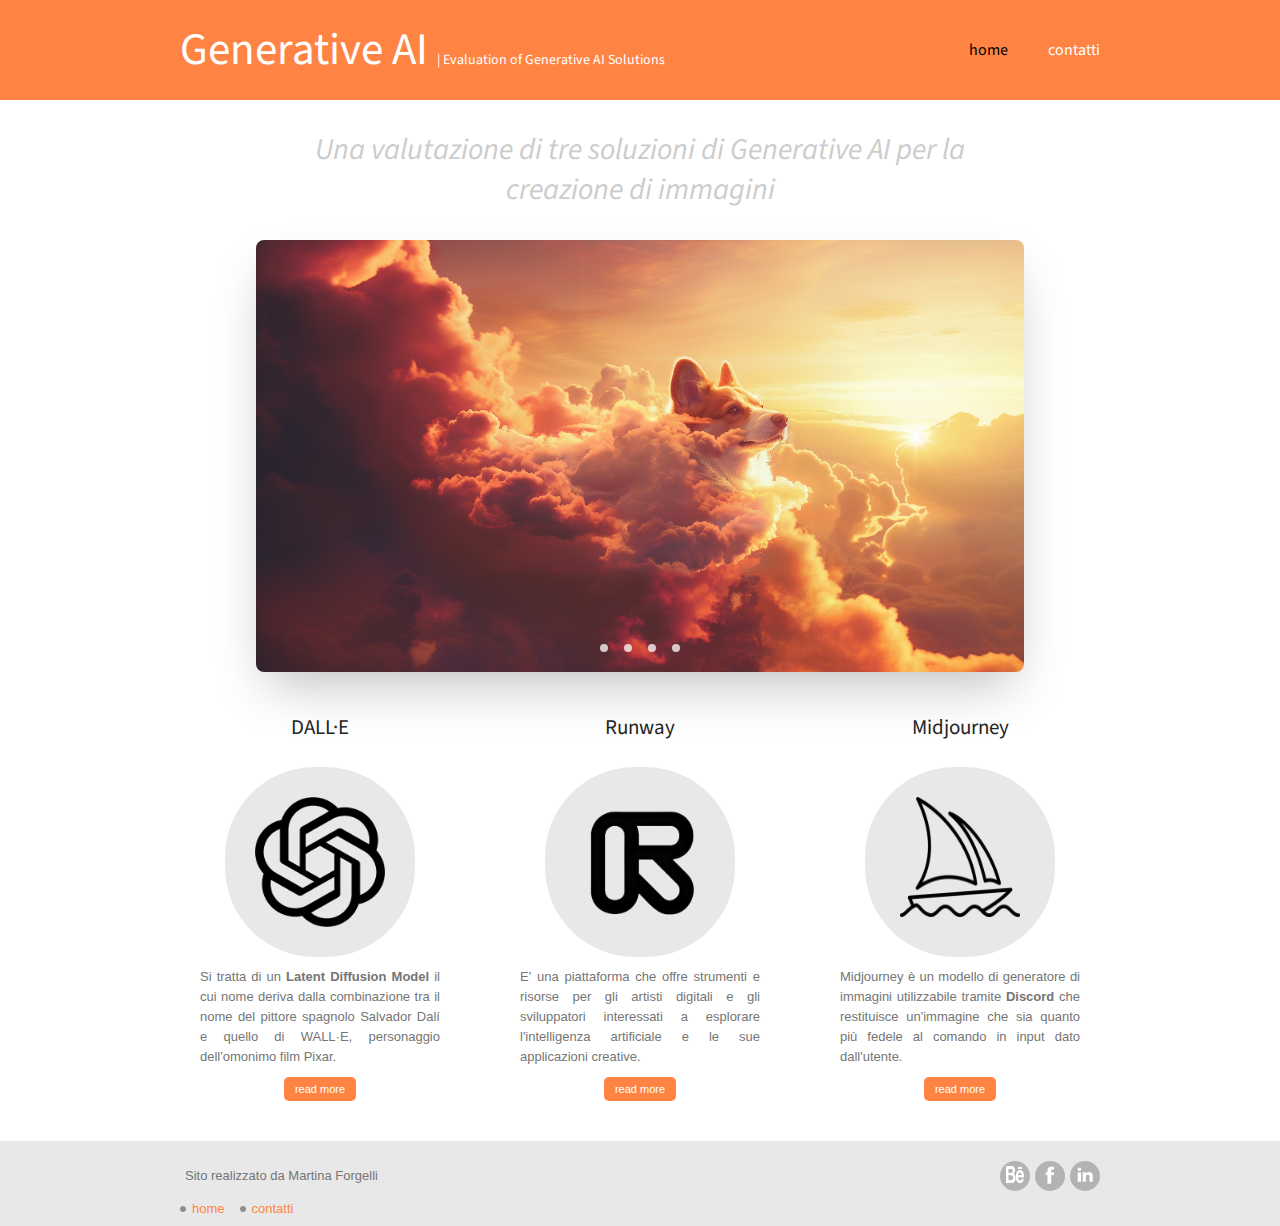
<file: index.html>
<!DOCTYPE html PUBLIC "-//W3C//DTD XHTML 1.0 Transitional//EN" "http://www.w3.org/TR/xhtml1/DTD/xhtml1-transitional.dtd">
<html xmlns="http://www.w3.org/1999/xhtml">
<head>
<title>Generative AI</title>
<meta http-equiv="Content-Type" content="text/html; charset=utf-8" />
<meta name="viewport" content="width=device-width, initial-scale=1, maximum-scale=1" />
<link rel="stylesheet" type="text/css" media="all" href="css/style.css" />
<link href='http://fonts.googleapis.com/css?family=Source+Sans+Pro' rel='stylesheet' type='text/css' />
</head>
<body>
<div id="header">
  <div class="header_content">
    <div class="logo"><a href="index.html">Generative AI</a> <span>| Evaluation of Generative AI Solutions</span></div>
    <div class="menu">
      <ul>
        <li class="selected"><a href="index.html">home</a></li>
        <li><a href="mailto:martinaforgelli99@gmail.com">contatti</a></li>
      </ul>
    </div>
  </div>
</div>
<!-- End of Header-->
<div id="wrap">
  <div class="top_slogan"> Una valutazione di tre soluzioni di Generative AI per la creazione di immagini</div>
  <section class="container">
    <div class="slider-wrapped">
        <div class="slider">
            <img id="slide-1" src="images/midjourney/robin_studio_a_corgi_made_of_clouds_floating_in_a_sunset_sky_3bb6331f-2174-4d2f-bf8d-3120dc694ab2.png">
            <img id="slide-2" src="images/slider-image1.jpg">
            <img id="slide-3" src="images/runway/astronauta1.jpg">
            <img id="slide-4" src="images/midjourney/robin_studio_people_sitting_on_benches_drinking_orange_cocktail_3ef87199-2f5b-4931-ae03-65a09761ab4f.png">
        </div>
        <div class="slider-nav">
            <a href="#slide-1"></a>
            <a href="#slide-2"></a>
            <a href="#slide-3"></a>
            <a href="#slide-4"></a>
        </div>
    </div>
  </section>
  <div class="main_content">
    <div class="section_one_three">
      <h2 class="centered_title">DALL·E</h2>
      <div class="roundimg"><a href="#"><img src="images/loghi/openai-logo.png" alt="" width="130" height="130"/></a></div>
      <p class="centered_text"> Si tratta di un <strong>Latent Diffusion Model</strong> il cui nome deriva dalla combinazione tra il nome del pittore spagnolo Salvador Dalí e quello di WALL·E, personaggio dell'omonimo film Pixar. </p>
      <a href="dalle.html" class="more">read more</a> </div>
    <div class="section_one_three">
      <h2 class="centered_title">Runway</h2>
      <div class="roundimg"><a href="#"><img src="images/loghi/Runway.png" alt="" width="130" height="130"/></a></div>
      <p class="centered_text">E' una piattaforma che offre strumenti e risorse per gli artisti digitali e gli sviluppatori interessati a esplorare l'intelligenza artificiale e le sue applicazioni creative. </p>
      <a href="runway.html" class="more">read more</a> </div>
    <div class="section_one_three">
      <h2 class="centered_title">Midjourney</h2>
      <div class="roundimg"><a href="#"><img src="images/loghi/midjourney-logo.png" alt="" width="120" height="120"/></a></div>
      <p class="centered_text"> Midjourney è un modello di generatore di immagini utilizzabile tramite <strong>Discord</strong> che restituisce un'immagine che sia quanto più fedele al comando in input dato dall'utente. </p>
      <a href="midjourney.html" class="more">read more</a> </div>
  </div>
  <div class="clear"></div>
</div>
<div class="footer">
  <div class="footer_content">
    <div class="footer_left">
      <p>Sito realizzato da Martina Forgelli</a></p>
      <ul class="footer_menu">
        <li><a href="index.html">home</a></li>
        <li><a href="mailto:martinaforgelli99@gmail.com">contatti</a></li>
      </ul>
    </div>
    <div class="footer_right">
      <ul class="social_icons">
        <li><a href="https://www.behance.net/martinaforgelli1"><img src="images/behance.png" alt="" width="13" height="17"/></a></li>
        <li><a href="https://www.facebook.com/martina.forgelli1"><img src="images/icon_facebook.png" alt="" /></a></li>
        <li><a href="https://www.linkedin.com/in/martina-forgelli-3592b0295?utm_source=share&utm_campaign=share_via&utm_content=profile&utm_medium=ios_app"><img src="images/—Pngtree—white linkedin icon png_3562068.png" alt=""/></a></li>
      </ul>
    </div>
    <div class="clear"></div>
  </div>
</div>
</body>
</html>
</file>
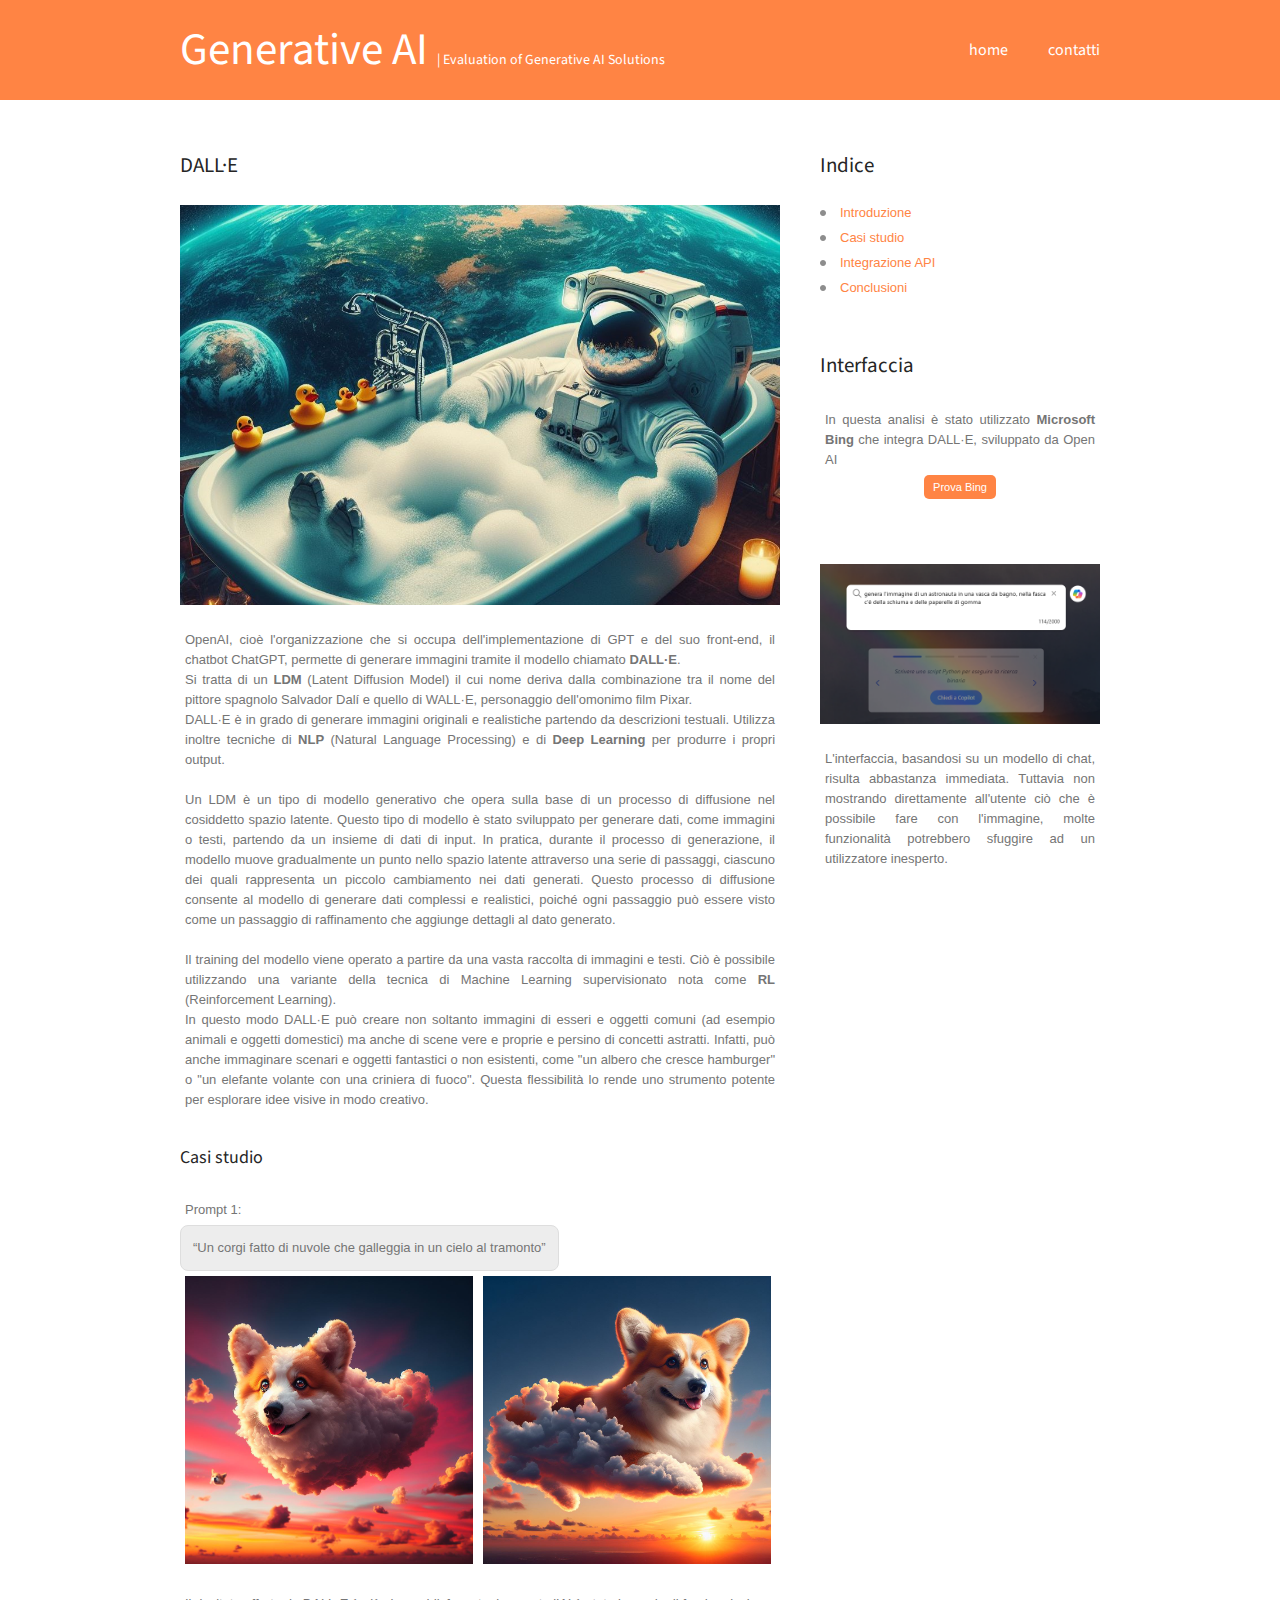
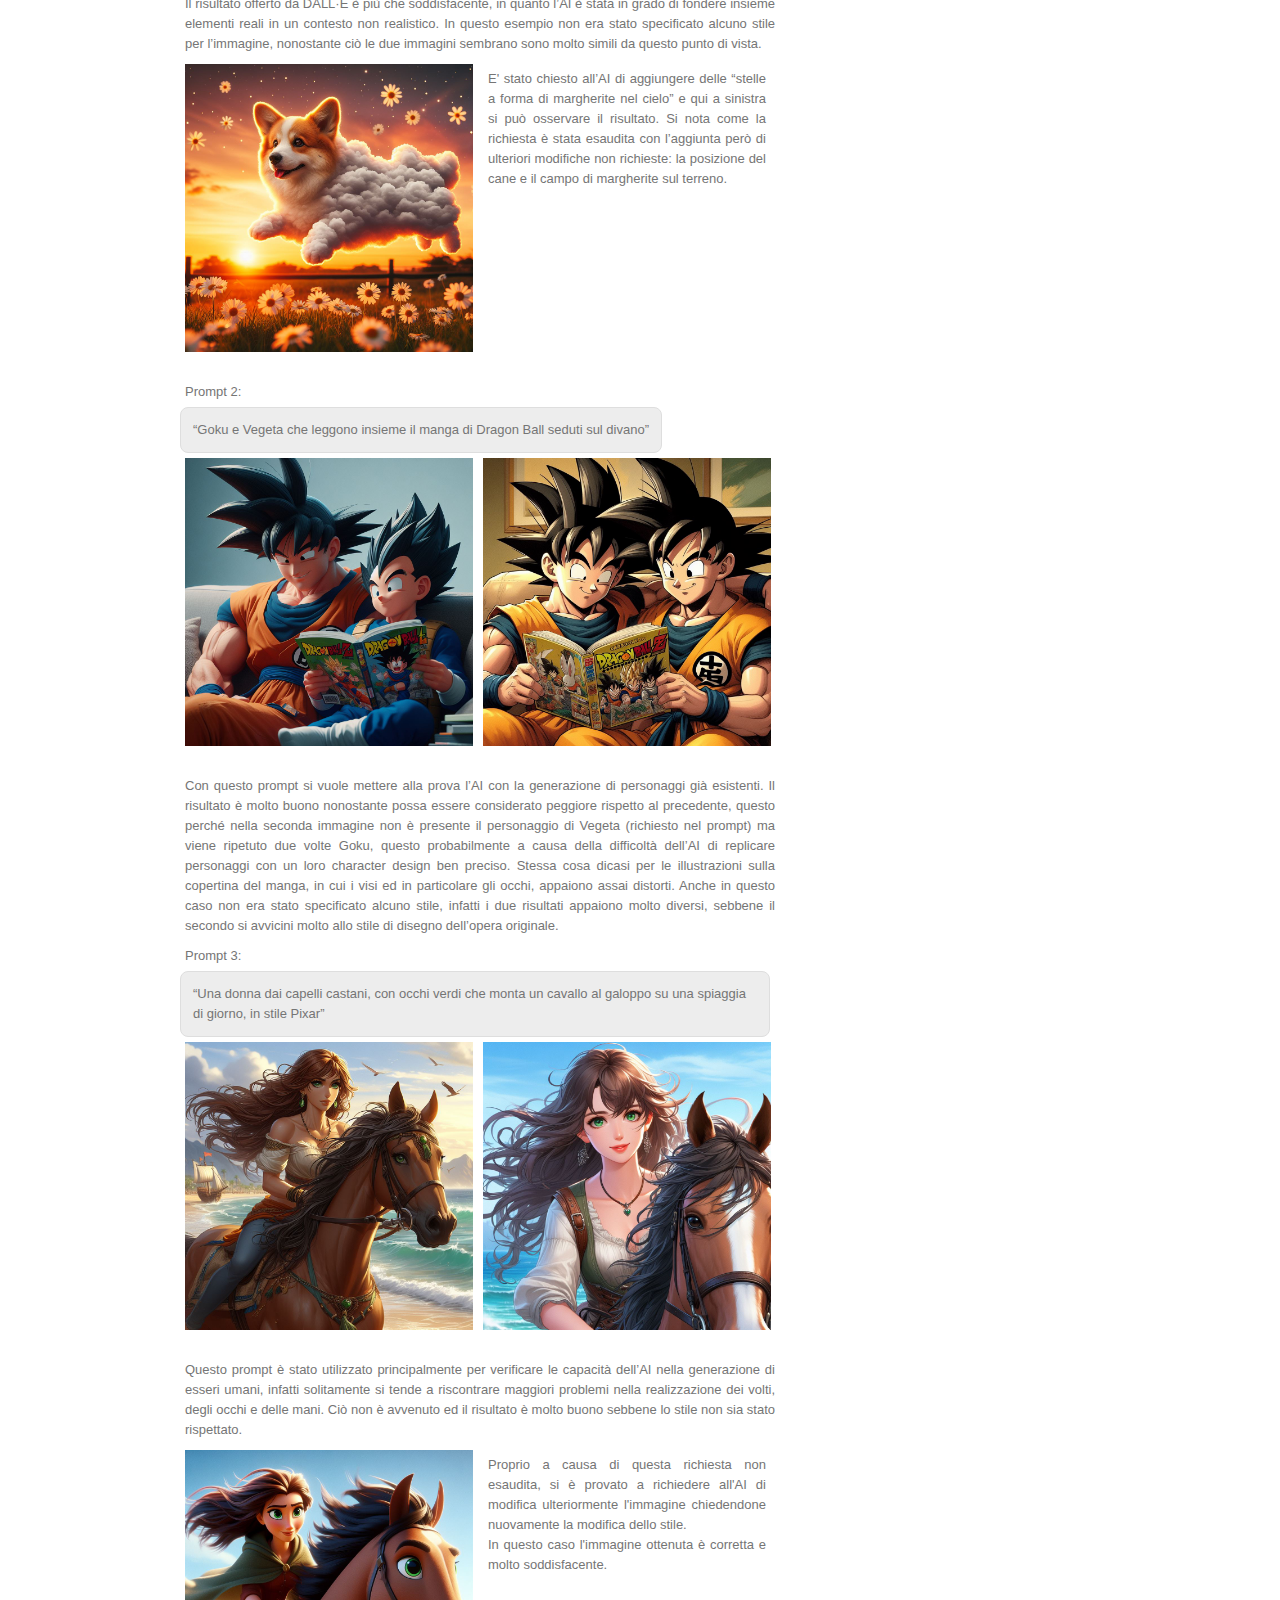
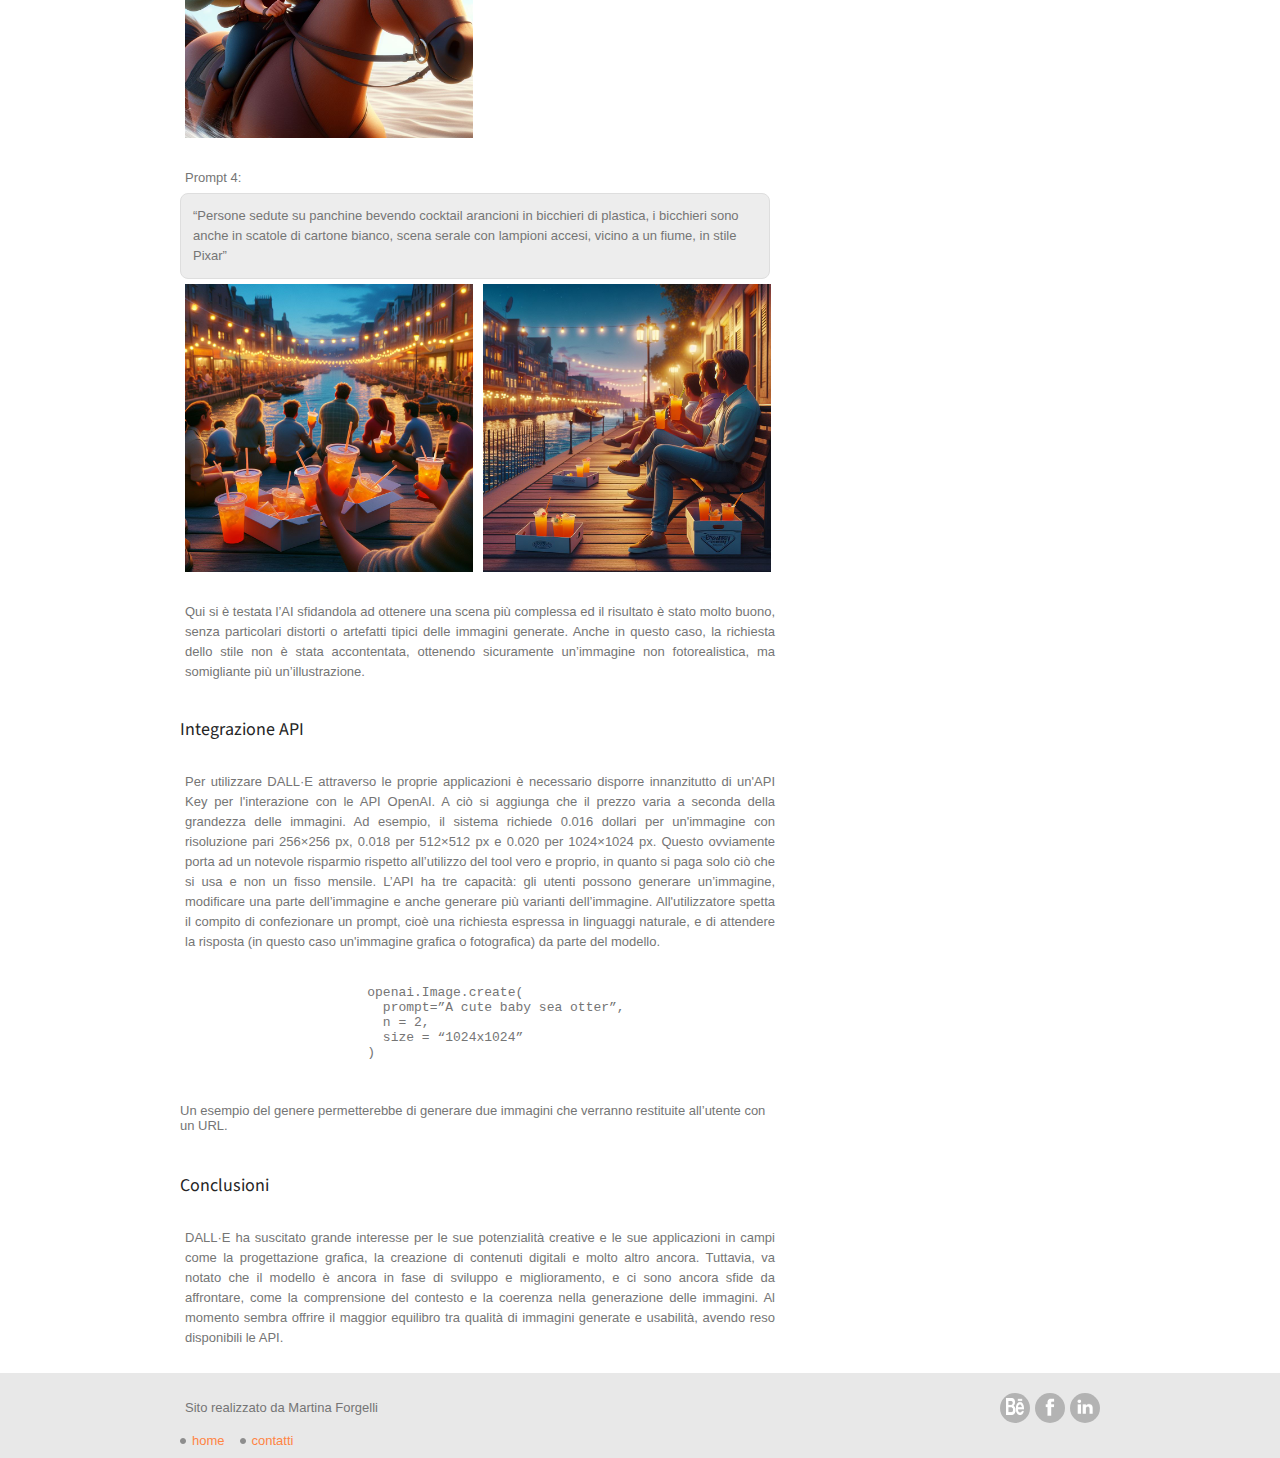
<file: dalle.html>
<!DOCTYPE html PUBLIC "-//W3C//DTD XHTML 1.0 Transitional//EN" "http://www.w3.org/TR/xhtml1/DTD/xhtml1-transitional.dtd">
<html xmlns="http://www.w3.org/1999/xhtml">
<head>
<title>DALL·E</title>
<meta http-equiv="Content-Type" content="text/html; charset=utf-8" />
<meta name="viewport" content="width=device-width, initial-scale=1, maximum-scale=1" />
<link rel="stylesheet" type="text/css" media="all" href="css/style.css" />
<link href='http://fonts.googleapis.com/css?family=Source+Sans+Pro' rel='stylesheet' type='text/css' />
</head>
<body>
<div id="header">
  <div class="header_content">
    <div class="logo"><a href="index.html">Generative AI</a> <span>| Evaluation of Generative AI Solutions</span></div>
    <div class="menu">
      <ul>
        <li><a href="index.html">home</a></li>
        <li><a href="mailto:martinaforgelli99@gmail.com">contatti</a></li>
      </ul>
    </div>
  </div>
</div>
<!-- End of Header-->
<div id="wrap">
  <div class="main_content">
    <div class="section_two_three entry">
      <h2>DALL·E</h2>
      <img src="images/DALL-E/astronauta2.jpg" alt="" class="entry_image" id="introduzione"/>
      <p> OpenAI, cioè l'organizzazione che si occupa dell'implementazione di GPT e del suo front-end, il chatbot ChatGPT, permette di generare immagini tramite il modello chiamato <strong>DALL·E</strong>. 
        <br/>
        Si tratta di un <strong>LDM</strong> (Latent Diffusion Model) il cui nome deriva dalla combinazione tra il nome del pittore spagnolo Salvador Dalí e quello di WALL·E, personaggio dell'omonimo film Pixar. 
        <br/>
        DALL·E è in grado di generare immagini originali e realistiche partendo da descrizioni testuali. Utilizza inoltre tecniche di <strong>NLP</strong> (Natural Language Processing) e di <strong>Deep Learning</strong> per produrre i propri output. <br />
        <br />
        Un LDM è un tipo di modello generativo che opera sulla base di un processo di diffusione nel cosiddetto spazio latente. Questo tipo di modello è stato sviluppato per generare dati, come immagini o testi, partendo da un insieme di dati di input. 
        In pratica, durante il processo di generazione, il modello muove gradualmente un punto nello spazio latente attraverso una serie di passaggi, ciascuno dei quali rappresenta un piccolo cambiamento nei dati generati. 
        Questo processo di diffusione consente al modello di generare dati complessi e realistici, poiché ogni passaggio può essere visto come un passaggio di raffinamento che aggiunge dettagli al dato generato. <br/>
        <br/>Il training del modello viene operato a partire da una vasta raccolta di immagini e testi. Ciò è possibile utilizzando una variante della tecnica di Machine Learning supervisionato nota come <strong>RL</strong> (Reinforcement Learning). 
        <br/>
        In questo modo DALL·E può creare non soltanto immagini di esseri e oggetti comuni (ad esempio animali e oggetti domestici) ma anche di scene vere e proprie e persino di concetti astratti. Infatti, può anche immaginare scenari e oggetti fantastici o non esistenti, come "un albero che cresce hamburger" o "un elefante volante con una criniera di fuoco". Questa flessibilità lo rende uno strumento potente per esplorare idee visive in modo creativo. </p>
      <div class="row">
        <h3 id="esempi">Casi studio</h3>
        <div class="row">
          <p id="1">Prompt 1:</p>
          <blockquote>“Un corgi fatto di nuvole che galleggia in un cielo al tramonto”</blockquote>
        </div>
        <div class="column">
          <img src="images/DALL-E/corgi_bing.jpg" alt="" class="entry_image">
        </div>
        <div class="column">
          <img src="images/DALL-E/corgi2_bing.jpg" alt="" class="entry_image">
        </div>
      </div>
      <div class="row">
        <p>Il risultato offerto da DALL·E  è più che soddisfacente, in quanto l’AI è stata in grado di fondere insieme elementi reali in un contesto non realistico. 
          In questo esempio non era stato specificato alcuno stile per l’immagine, nonostante ciò le due immagini sembrano sono molto simili da questo punto di vista. </p>
      </div>
      <div class="row">
        <div class="column">
          <img src="images/DALL-E/corgi_mod_dalle.jpg" alt="" class="entry_image">
        </div>
        <div class="column">
          <p>E' stato chiesto all’AI di aggiungere delle “stelle a forma di margherite nel cielo” e qui a sinistra si può osservare il risultato. 
            Si nota come la richiesta è stata esaudita con l’aggiunta però di ulteriori modifiche non richieste: la posizione del cane e il campo di margherite sul terreno. </p>
        </div>
      </div>

      <div class="row">
        <div class="row">
          <p id="2">Prompt 2:</p>
          <blockquote>“Goku e Vegeta che leggono insieme il manga di Dragon Ball seduti sul divano”</blockquote>
        </div>
        <div class="column">
          <img src="images/DALL-E/goku_e_vegeta1_bing.jpg" alt="" class="entry_image">
        </div>
        <div class="column">
          <img src="images/DALL-E/goku_e_vegeta2_bing.jpg" alt="" class="entry_image">
        </div>
      </div>
      <div class="row">
          <p>Con questo prompt si vuole mettere alla prova l’AI con la generazione di personaggi già esistenti. 
            Il risultato è molto buono nonostante possa essere considerato peggiore rispetto al precedente, questo perché nella seconda immagine non è presente il personaggio di Vegeta 
            (richiesto nel prompt) ma viene ripetuto due volte Goku, questo probabilmente a causa della difficoltà dell’AI di replicare personaggi con un loro character design ben preciso. 
            Stessa cosa dicasi per le illustrazioni sulla copertina del manga, in cui i visi ed in particolare gli occhi, appaiono assai distorti. Anche in questo caso non era stato specificato 
            alcuno stile, infatti i due risultati appaiono molto diversi, sebbene il secondo si avvicini molto allo stile di disegno dell’opera originale. </p>
        </div>
        <div class="row">
          <div class="row">
            <p id="3">Prompt 3:</p>
            <blockquote>“Una donna dai capelli castani, con occhi verdi che monta un cavallo al galoppo su una spiaggia di giorno, in stile Pixar”</blockquote>
          </div>
          <div class="column">
            <img src="images/DALL-E/cavallo_dalle.jpg" alt="" class="entry_image">
          </div>
          <div class="column">
            <img src="images/DALL-E/cavallo2_dalle.jpg" alt="" class="entry_image">
          </div>
        </div>
          <div class="row">
            <p>Questo prompt è stato utilizzato principalmente per verificare le capacità dell’AI nella generazione di esseri umani, infatti solitamente si tende a 
              riscontrare maggiori problemi nella realizzazione dei volti, degli occhi e delle mani. Ciò non è avvenuto ed il risultato è molto buono sebbene lo stile 
              non sia stato rispettato.</p>
          </div>
          <div class="row">
            <div class="column">
              <img src="images/DALL-E/cavallo_mod_dalle.jpg" alt="" class="entry_image">
            </div>
            <div class="column">
              <p>Proprio a causa di questa richiesta non esaudita, si è provato a richiedere all'AI di modifica ulteriormente l'immagine chiedendone nuovamente la modifica dello stile.<br/>
                In questo caso l'immagine ottenuta è corretta e molto soddisfacente.</p>
            </div>
          </div>
          <div class="row">
            <div class="row">
              <p id="4">Prompt 4:</p>
              <blockquote>“Persone sedute su panchine bevendo cocktail arancioni in bicchieri di plastica, i bicchieri sono anche in scatole di cartone bianco, scena serale con lampioni accesi, vicino a un fiume, in stile Pixar”</blockquote>
            </div>
            <div class="column">
              <img src="images/DALL-E/panche_bing.jpg" alt="" class="entry_image">
            </div>
            <div class="column">
              <img src="images/DALL-E/panche2_bing.jpg" alt="" class="entry_image">
            </div>
          </div>
            <div class="row">
              <p>Qui si è testata l’AI sfidandola ad ottenere una scena più complessa ed il risultato è stato molto buono, senza particolari distorti o artefatti tipici delle immagini generate. 
                Anche in questo caso, la richiesta dello stile non è stata accontentata, ottenendo sicuramente un’immagine non fotorealistica, ma somigliante più un’illustrazione. </p>
            </div>

            <div class="row">
              <div class="row">
                <h3 id="api">Integrazione API</h3>
                <p>Per utilizzare DALL·E attraverso le proprie applicazioni è necessario disporre innanzitutto di un'API Key per l'interazione con le API OpenAI. A ciò si aggiunga che il prezzo varia a seconda della grandezza delle immagini. Ad esempio, il sistema richiede 0.016 dollari per un'immagine con risoluzione pari 256×256 px, 0.018 per 512×512 px e 0.020 per 1024×1024 px. Questo ovviamente porta ad un notevole risparmio rispetto all’utilizzo del tool vero e proprio, in quanto si paga solo ciò che si usa e non un fisso mensile. 
                  L’API ha tre capacità: gli utenti possono generare un’immagine, modificare una parte dell’immagine e anche generare più varianti dell’immagine.
                  All'utilizzatore spetta il compito di confezionare un prompt, cioè una richiesta espressa in linguaggi naturale, e di attendere la risposta (in questo caso un'immagine grafica o fotografica) da parte del modello.
                  <pre>
                    <code>
                        openai.Image.create(
                          prompt=”A cute baby sea otter”,
                          n = 2,
                          size = “1024x1024”
                        )
                    </code>
                  </pre>
                  Un esempio del genere permetterebbe di generare due immagini che verranno restituite all’utente con un URL.
                  </p>
              </div>
            </div>

            <div class="row">
              <div class="row">
                <h3 id="conclusioni">Conclusioni</h3>
                <p>DALL·E ha suscitato grande interesse per le sue potenzialità creative e le sue applicazioni in campi come la progettazione grafica, la creazione di contenuti 
                  digitali e molto altro ancora. Tuttavia, va notato che il modello è ancora in fase di sviluppo e miglioramento, e ci sono ancora sfide da affrontare, come la 
                  comprensione del contesto e la coerenza nella generazione delle immagini. Al momento sembra offrire il maggior equilibro tra qualità di immagini generate e usabilità, 
                  avendo reso disponibili le API.</p>
              </div>
            </div>

              
      </div>


      <div class="section_one_three sidebar">
        <h2>Indice</h2>
        <ul>
          <li><a href="#introduzione">Introduzione</a></li>
          <li><a href="#esempi">Casi studio</a></li>
          <li><a href="#api">Integrazione API</a></li>
          <li><a href="#conclusioni">Conclusioni</a></li>
        </ul>

        <h2>Interfaccia</h2>
        <p> In questa analisi è stato utilizzato <strong>Microsoft Bing</strong> che integra DALL·E, sviluppato da Open AI</p>
        <a href="https://www.bing.com/chat?q=Bing+AI&FORM=hpcodx" class="more">Prova Bing</a>
        <div class="clear"></div>
        <h2> </h2>
        <img src="images/interfacce/bing2.png" alt="" border="0" class="entry_image" />
        <p> L'interfaccia, basandosi su un modello di chat, risulta abbastanza immediata. Tuttavia non mostrando direttamente all'utente ciò che è possibile fare con l'immagine, 
          molte funzionalità potrebbero sfuggire ad un utilizzatore inesperto. </p>
      </div>
    </div>
    
  </div>
</div>
<div class="clear"></div>
<div class="footer">
  <div class="footer_content">
    <div class="footer_left">
      <p>Sito realizzato da Martina Forgelli</p>
      <ul class="footer_menu">
        <li><a href="index.html">home</a></li>
        <li><a href="mailto:martinaforgelli99@gmail.com">contatti</a></li>
      </ul>
    </div>
    <div class="footer_right">
      <ul class="social_icons">
        <li><a href="https://www.behance.net/martinaforgelli1"><img src="images/behance.png" alt="" width="13" height="17"/></a></li>
        <li><a href="https://www.facebook.com/martina.forgelli1"><img src="images/icon_facebook.png" alt="" /></a></li>
        <li><a href="https://www.linkedin.com/in/martina-forgelli-3592b0295?utm_source=share&utm_campaign=share_via&utm_content=profile&utm_medium=ios_app"><img src="images/—Pngtree—white linkedin icon png_3562068.png" alt=""/></a></li>
      </ul>
    </div>
    <div class="clear"></div>
  </div>
</div>
</body>
</html>
</file>
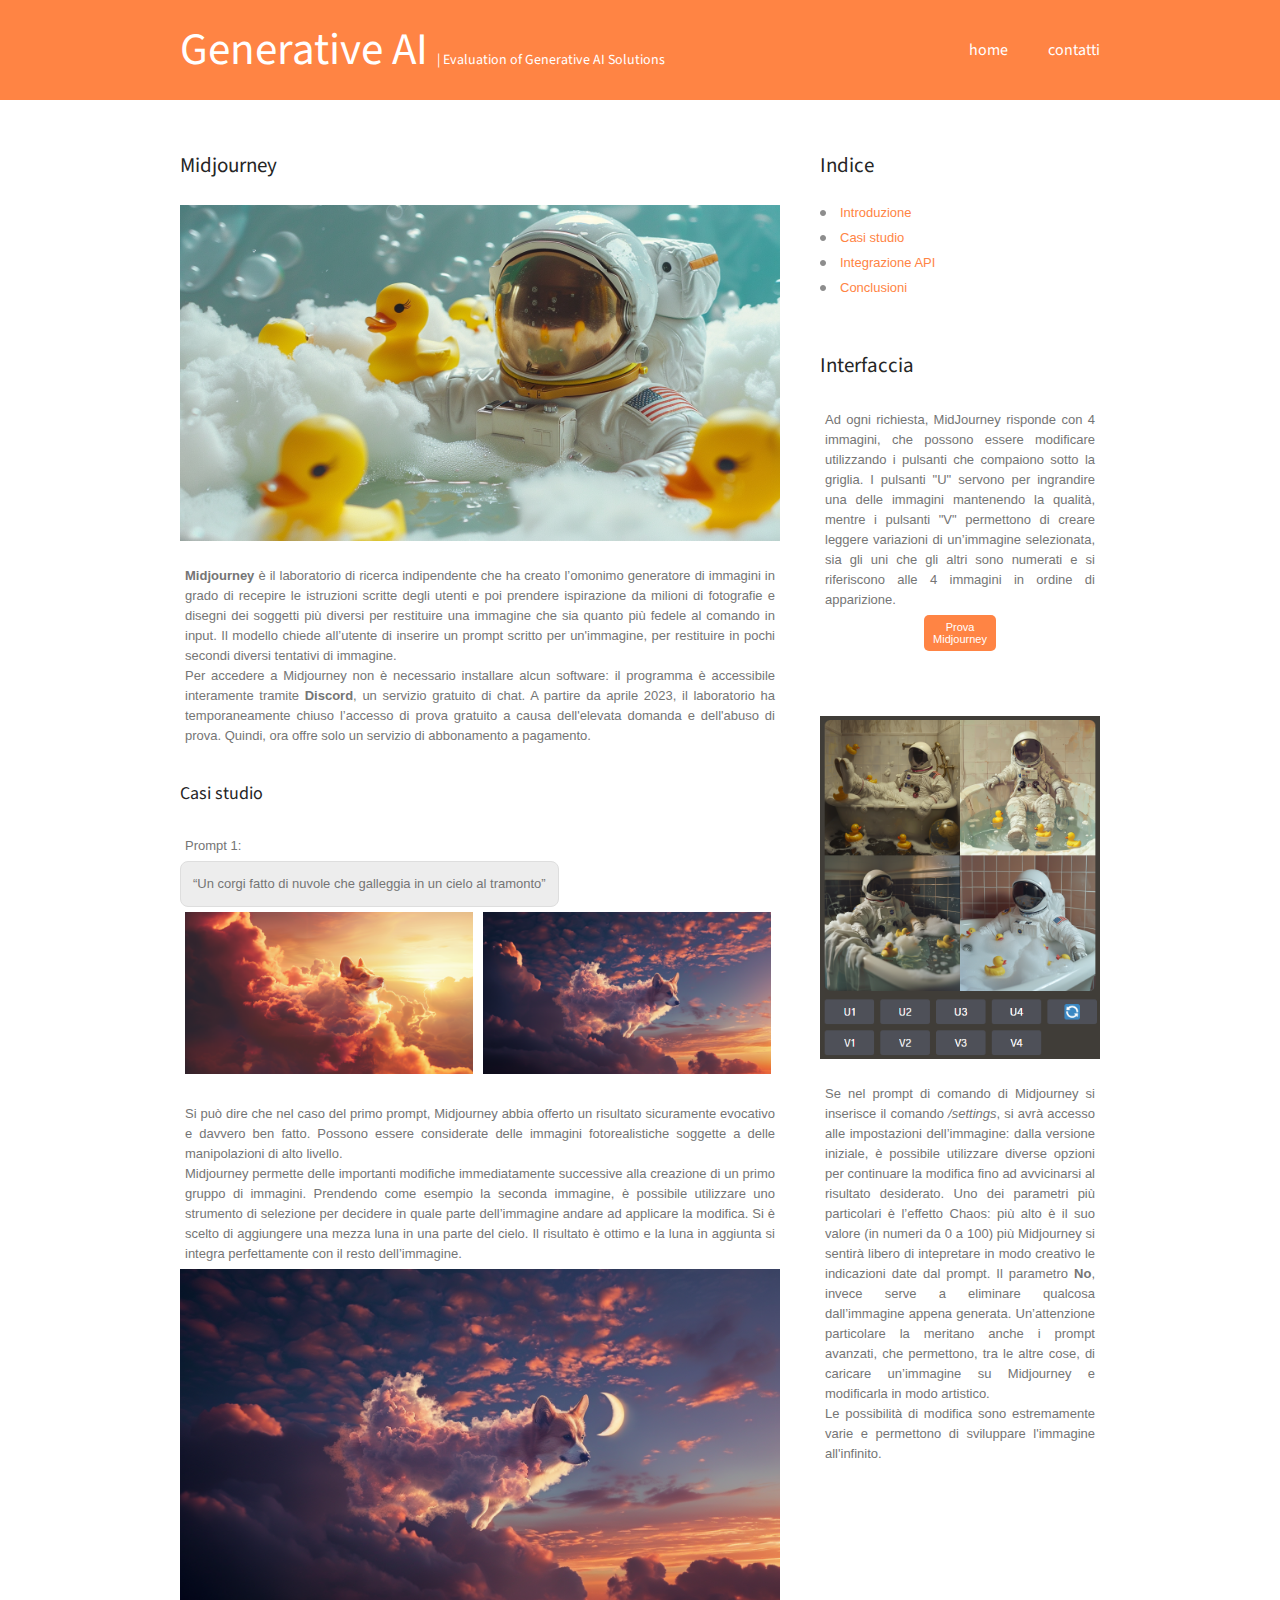
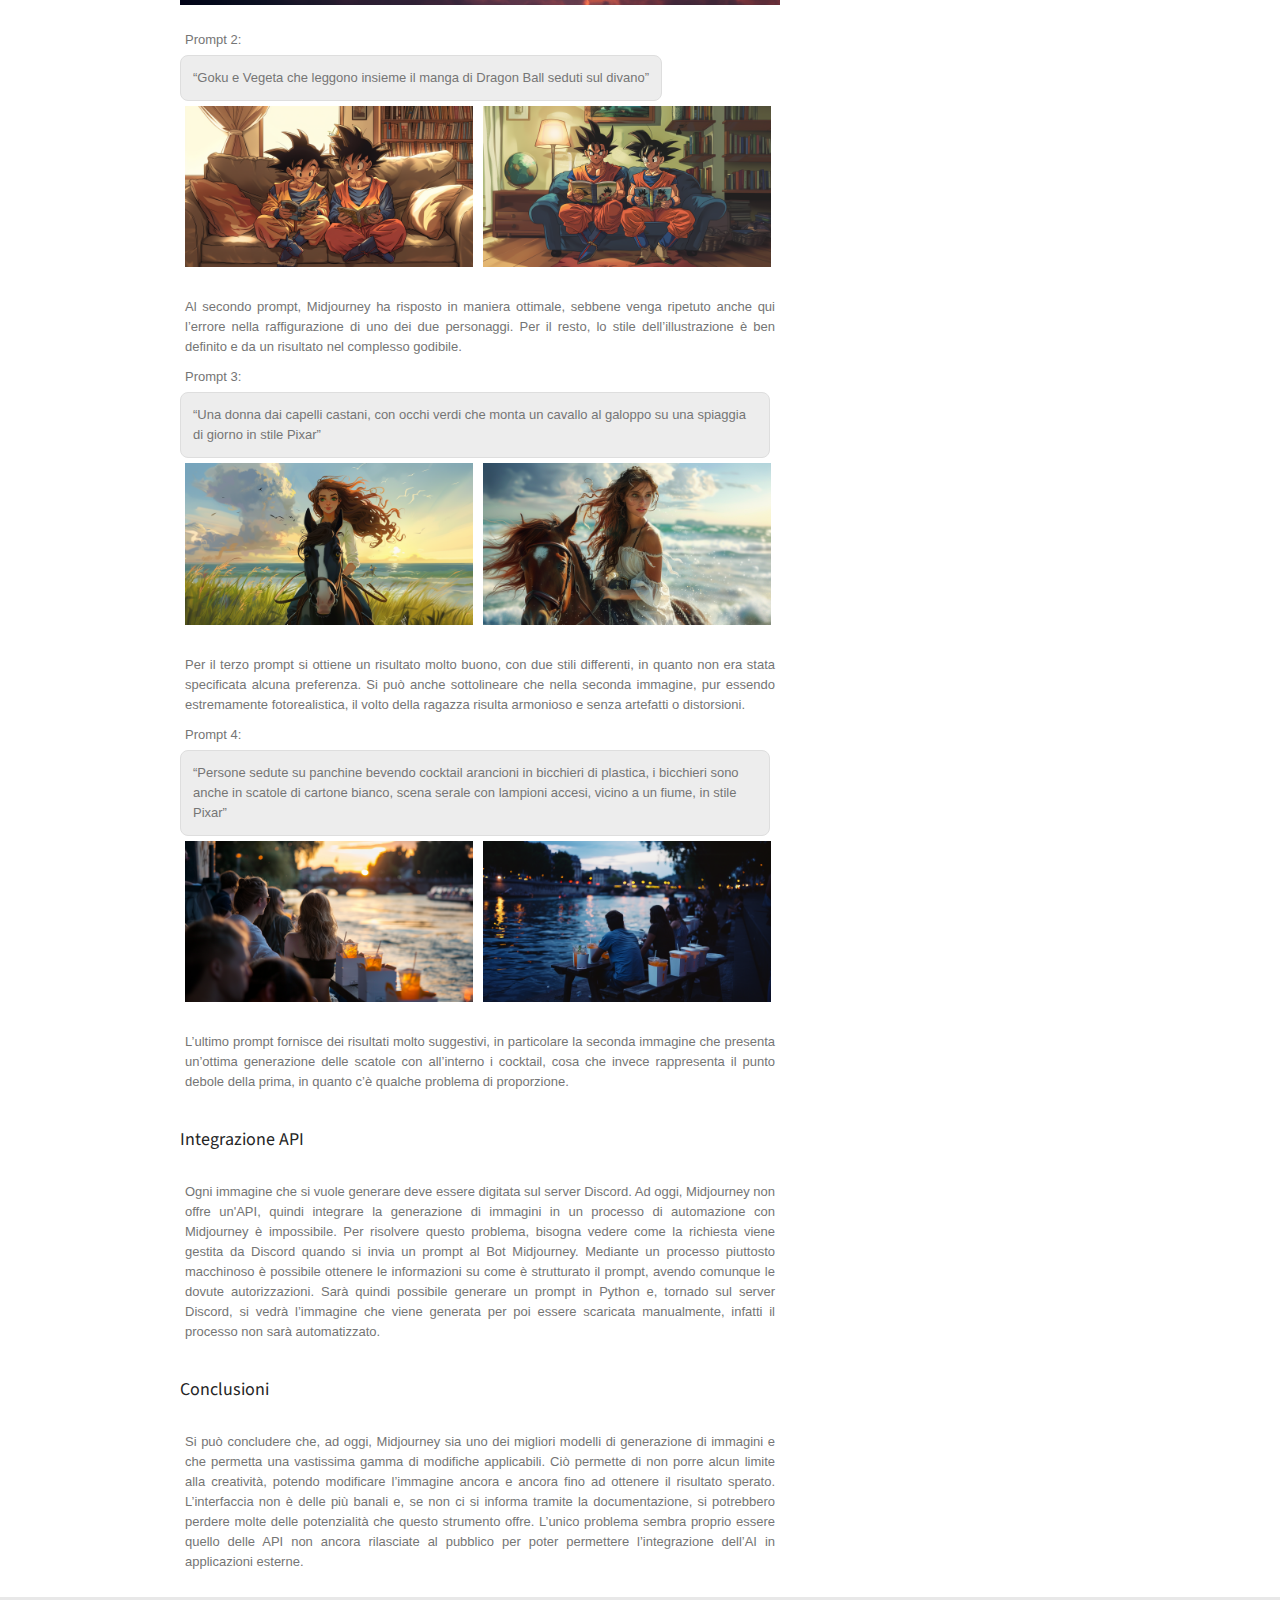
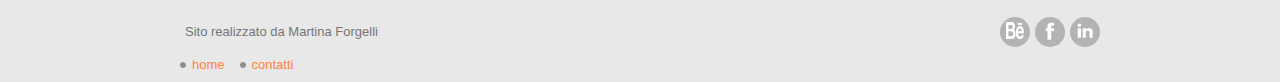
<file: midjourney.html>
<!DOCTYPE html PUBLIC "-//W3C//DTD XHTML 1.0 Transitional//EN" "http://www.w3.org/TR/xhtml1/DTD/xhtml1-transitional.dtd">
<html xmlns="http://www.w3.org/1999/xhtml">
<head>
<title>Midjourney</title>
<meta http-equiv="Content-Type" content="text/html; charset=utf-8" />
<meta name="viewport" content="width=device-width, initial-scale=1, maximum-scale=1" />
<link rel="stylesheet" type="text/css" media="all" href="css/style.css" />
<link href='http://fonts.googleapis.com/css?family=Source+Sans+Pro' rel='stylesheet' type='text/css' />
</head>
<body>
<div id="header">
  <div class="header_content">
    <div class="logo"><a href="index.html">Generative AI</a> <span>| Evaluation of Generative AI Solutions</span></div>
    <div class="menu">
      <ul>
        <li><a href="index.html">home</a></li>
        <li><a href="mailto:martinaforgelli99@gmail.com">contatti</a></li>
      </ul>
    </div>
  </div>
</div>
<!-- End of Header-->
<div id="wrap">
  <div class="main_content">
    <div class="section_two_three entry">
      <h2>Midjourney</h2>
      <img src="images/midjourney/astronauta.png" alt="" class="entry_image" id="introduzione"/>
      <p> <strong>Midjourney</strong> è il laboratorio di ricerca indipendente che ha creato l’omonimo generatore di immagini in grado di recepire le istruzioni scritte degli utenti e poi prendere ispirazione da milioni di fotografie e disegni dei soggetti più diversi per restituire una immagine che sia quanto più fedele al comando in input.
        Il modello chiede all’utente di inserire un prompt scritto per un'immagine, per restituire in pochi secondi diversi tentativi di immagine. 
        <br/>Per accedere a Midjourney non è necessario installare alcun software: il programma è accessibile interamente tramite <strong>Discord</strong>, un servizio gratuito di chat. 
        A partire da aprile 2023, il laboratorio ha temporaneamente chiuso l’accesso di prova gratuito a causa dell'elevata domanda e dell'abuso di prova. Quindi, ora offre solo un servizio di abbonamento a pagamento.        
    </p>
      <div class="row">
        <h3 id="esempi">Casi studio</h3>
        <div class="row">
          <p id="1">Prompt 1:</p>
          <blockquote>“Un corgi fatto di nuvole che galleggia in un cielo al tramonto”</blockquote>
        </div>
        <div class="column">
          <img src="images/midjourney/robin_studio_a_corgi_made_of_clouds_floating_in_a_sunset_sky_3bb6331f-2174-4d2f-bf8d-3120dc694ab2.png" alt="" class="entry_image">
        </div>
        <div class="column">
          <img src="images/midjourney/robin_studio_a_corgi_made_of_clouds_floating_in_a_sunset_sky_7888c2e5-d7c4-493e-9a03-ada3244f6e6b.png" alt="" class="entry_image">
        </div>
      </div>
      <div class="row">
        <p> Si può dire che nel caso del primo prompt, Midjourney abbia offerto un risultato sicuramente evocativo e davvero ben fatto. 
            Possono essere considerate delle immagini fotorealistiche soggette a delle manipolazioni di alto livello. 
            <br/>Midjourney permette delle importanti modifiche immediatamente successive alla creazione di un primo gruppo di immagini. Prendendo come esempio la seconda immagine, 
            è possibile utilizzare uno strumento di selezione per decidere in quale parte dell’immagine andare ad applicare la modifica. Si è scelto di aggiungere una mezza luna 
            in una parte del cielo. Il risultato è ottimo e la luna in aggiunta si integra perfettamente con il resto dell’immagine.   
        </p>
        <img src="images/midjourney/robin_studio_add_an_half_moon_e314ab6b-02c8-4b0a-bee6-69faec42ca62.png" alt="" class="entry_image">
      </div>

      <div class="row">
        <div class="row">
          <p id="2">Prompt 2:</p>
          <blockquote>“Goku e Vegeta che leggono insieme il manga di Dragon Ball seduti sul divano”</blockquote>
        </div>
        <div class="column">
          <img src="images/midjourney/robin_studio_Goku_and_Vegeta_sitting_on_a_sofa_reading_Dragon_B_382e62e5-cfa2-45c5-8006-eaff2a994ca0.png" alt="" class="entry_image">
        </div>
        <div class="column">
            <img src="images/midjourney/robin_studio_Goku_and_Vegeta_sitting_on_a_sofa_reading_Dragon_B_8b5f57c8-d15a-4320-8954-9e770927df58.png" alt="" class="entry_image">
        </div>
      </div>
      <div class="row">
          <p>
            Al secondo prompt, Midjourney ha risposto in maniera ottimale, sebbene venga ripetuto anche qui l’errore nella raffigurazione di uno dei due personaggi. 
            Per il resto, lo stile dell’illustrazione è ben definito e da un risultato nel complesso godibile.
          </p>
        </div>

        <div class="row">
          <div class="row">
            <p id="3">Prompt 3:</p>
            <blockquote>“Una donna dai capelli castani, con occhi verdi che monta un cavallo al galoppo su una spiaggia di giorno in stile Pixar”</blockquote>
          </div>
          <div class="column">
            <img src="images/midjourney/robin_studio_a_girl_with_brown_hair_and_green_eyes_riding_a_hor_79cd6eb3-3fe2-4988-ace5-64d47f7460cb.png" alt="" class="entry_image">
          </div>
          <div class="column">
            <img src="images/midjourney/robin_studio_a_girl_with_brown_hair_and_green_eyes_riding_a_hor_f599580f-f469-446d-8cc8-3ceecd40425a.png" alt="" class="entry_image">
          </div>
        </div>
          <div class="row">
            <p>Per il terzo prompt si ottiene un risultato molto buono, con due stili differenti, in quanto non era stata specificata alcuna preferenza. 
                Si può anche sottolineare che nella seconda immagine, pur essendo estremamente fotorealistica, il volto della ragazza risulta armonioso e senza artefatti o distorsioni.</p>
          </div>
          <div class="row">
            <div class="row">
              <p id="4">Prompt 4:</p>
              <blockquote>“Persone sedute su panchine bevendo cocktail arancioni in bicchieri di plastica, i bicchieri sono anche in scatole di cartone bianco, scena serale con lampioni accesi, vicino a un fiume, in stile Pixar”</blockquote>
            </div>
            <div class="column">
              <img src="images/midjourney/robin_studio_people_sitting_on_benches_drinking_orange_cocktail_3ef87199-2f5b-4931-ae03-65a09761ab4f.png" alt="" class="entry_image">
            </div>
            <div class="column">
              <img src="images/midjourney/robin_studio_people_sitting_on_benches_drinking_orange_cocktail_6c220e11-f6bd-444d-8fc9-b06e94457f5f.png" alt="" class="entry_image">
            </div>
          </div>
            <div class="row">
              <p>
                L’ultimo prompt fornisce dei risultati molto suggestivi, in particolare la seconda immagine che presenta un’ottima generazione delle scatole con all’interno i cocktail, 
                cosa che invece rappresenta il punto debole della prima, in quanto c’è qualche problema di proporzione. 
              </p>
            </div>

            <div class="row">
              <div class="row">
                <h3 id="api">Integrazione API</h3>
                <p>Ogni immagine che si vuole generare deve essere digitata sul server Discord. Ad oggi, Midjourney non offre un'API, quindi integrare la generazione di immagini in 
                  un processo di automazione con Midjourney è impossibile.
                  Per risolvere questo problema, bisogna vedere come la richiesta viene gestita da Discord quando si invia un prompt al Bot Midjourney.
                  Mediante un processo piuttosto macchinoso è possibile ottenere le informazioni su come è strutturato il prompt, avendo comunque le dovute autorizzazioni.
                  Sarà quindi possibile generare un prompt in Python e, tornado sul server Discord, si vedrà l’immagine che viene generata per poi essere scaricata manualmente, 
                  infatti il processo non sarà automatizzato.             
                </p>
              </div>
            </div>

            <div class="row">
              <div class="row">
                <h3 id="conclusioni">Conclusioni</h3>
                <p>
                    Si può concludere che, ad oggi, Midjourney sia uno dei migliori modelli di generazione di immagini e che permetta una vastissima gamma di modifiche applicabili. Ciò permette di non porre alcun limite alla creatività, potendo modificare l’immagine ancora e ancora fino ad ottenere il risultato sperato. 
                    L’interfaccia non è delle più banali e, se non ci si informa tramite la documentazione, si potrebbero perdere molte delle potenzialità che questo strumento offre.
                    L’unico problema sembra proprio essere quello delle API non ancora rilasciate al pubblico per poter permettere l’integrazione dell’AI in applicazioni esterne.
                </p>
              </div>
            </div>
      </div>



      <div class="section_one_three sidebar">
        <h2>Indice</h2>
        <ul>
          <li><a href="#introduzione">Introduzione</a></li>
          <li><a href="#esempi">Casi studio</a></li>
          <li><a href="#api">Integrazione API</a></li>
          <li><a href="#conclusioni">Conclusioni</a></li>
        </ul>

        <h2>Interfaccia</h2>
        <p> Ad ogni richiesta, MidJourney risponde con 4 immagini, che possono essere modificare utilizzando i pulsanti che compaiono sotto la griglia. 
            I pulsanti "U" servono per ingrandire una delle immagini mantenendo la qualità, mentre i pulsanti "V" permettono di creare leggere variazioni di un’immagine selezionata, 
            sia gli uni che gli altri sono numerati e si riferiscono alle 4 immagini in ordine di apparizione.</p>
        <a href="https://www.midjourney.com/home" class="more">Prova Midjourney</a>
        <div class="clear"></div>
        <h2> </h2>
        <img src="images/interfacce/midjourney1.png" alt="" border="0" class="entry_image" />
        <p> Se nel prompt di comando di Midjourney si inserisce il comando <i>/settings</i>, si avrà accesso alle impostazioni dell’immagine: dalla versione iniziale, è possibile utilizzare diverse
            opzioni per continuare la modifica fino ad avvicinarsi al risultato desiderato.
            Uno dei parametri più particolari è l’effetto Chaos: più alto è il suo valore (in numeri da 0 a 100) più Midjourney si sentirà libero di intepretare in modo creativo le indicazioni date dal prompt. 
            Il parametro <strong>No</strong>, invece serve a eliminare qualcosa dall’immagine appena generata. 
            Un’attenzione particolare la meritano anche i prompt avanzati, che permettono, tra le altre cose, di caricare un’immagine su Midjourney e modificarla in modo artistico.
            <br/>Le possibilità di modifica sono estremamente varie e permettono di sviluppare l'immagine all'infinito.
            </p>
      </div>
    </div>
    
  </div>
</div>
<div class="clear"></div>
<div class="footer">
  <div class="footer_content">
    <div class="footer_left">
      <p>Sito realizzato da Martina Forgelli</p>
      <ul class="footer_menu">
        <li><a href="index.html">home</a></li>
        <li><a href="mailto:martinaforgelli99@gmail.com">contatti</a></li>
      </ul>
    </div>
    <div class="footer_right">
      <ul class="social_icons">
        <li><a href="https://www.behance.net/martinaforgelli1"><img src="images/behance.png" alt="" width="13" height="17"/></a></li>
        <li><a href="https://www.facebook.com/martina.forgelli1"><img src="images/icon_facebook.png" alt="" /></a></li>
        <li><a href="https://www.linkedin.com/in/martina-forgelli-3592b0295?utm_source=share&utm_campaign=share_via&utm_content=profile&utm_medium=ios_app"><img src="images/—Pngtree—white linkedin icon png_3562068.png" alt=""/></a></li>
      </ul>
    </div>
    <div class="clear"></div>
  </div>
</div>
</body>
</html>
</file>
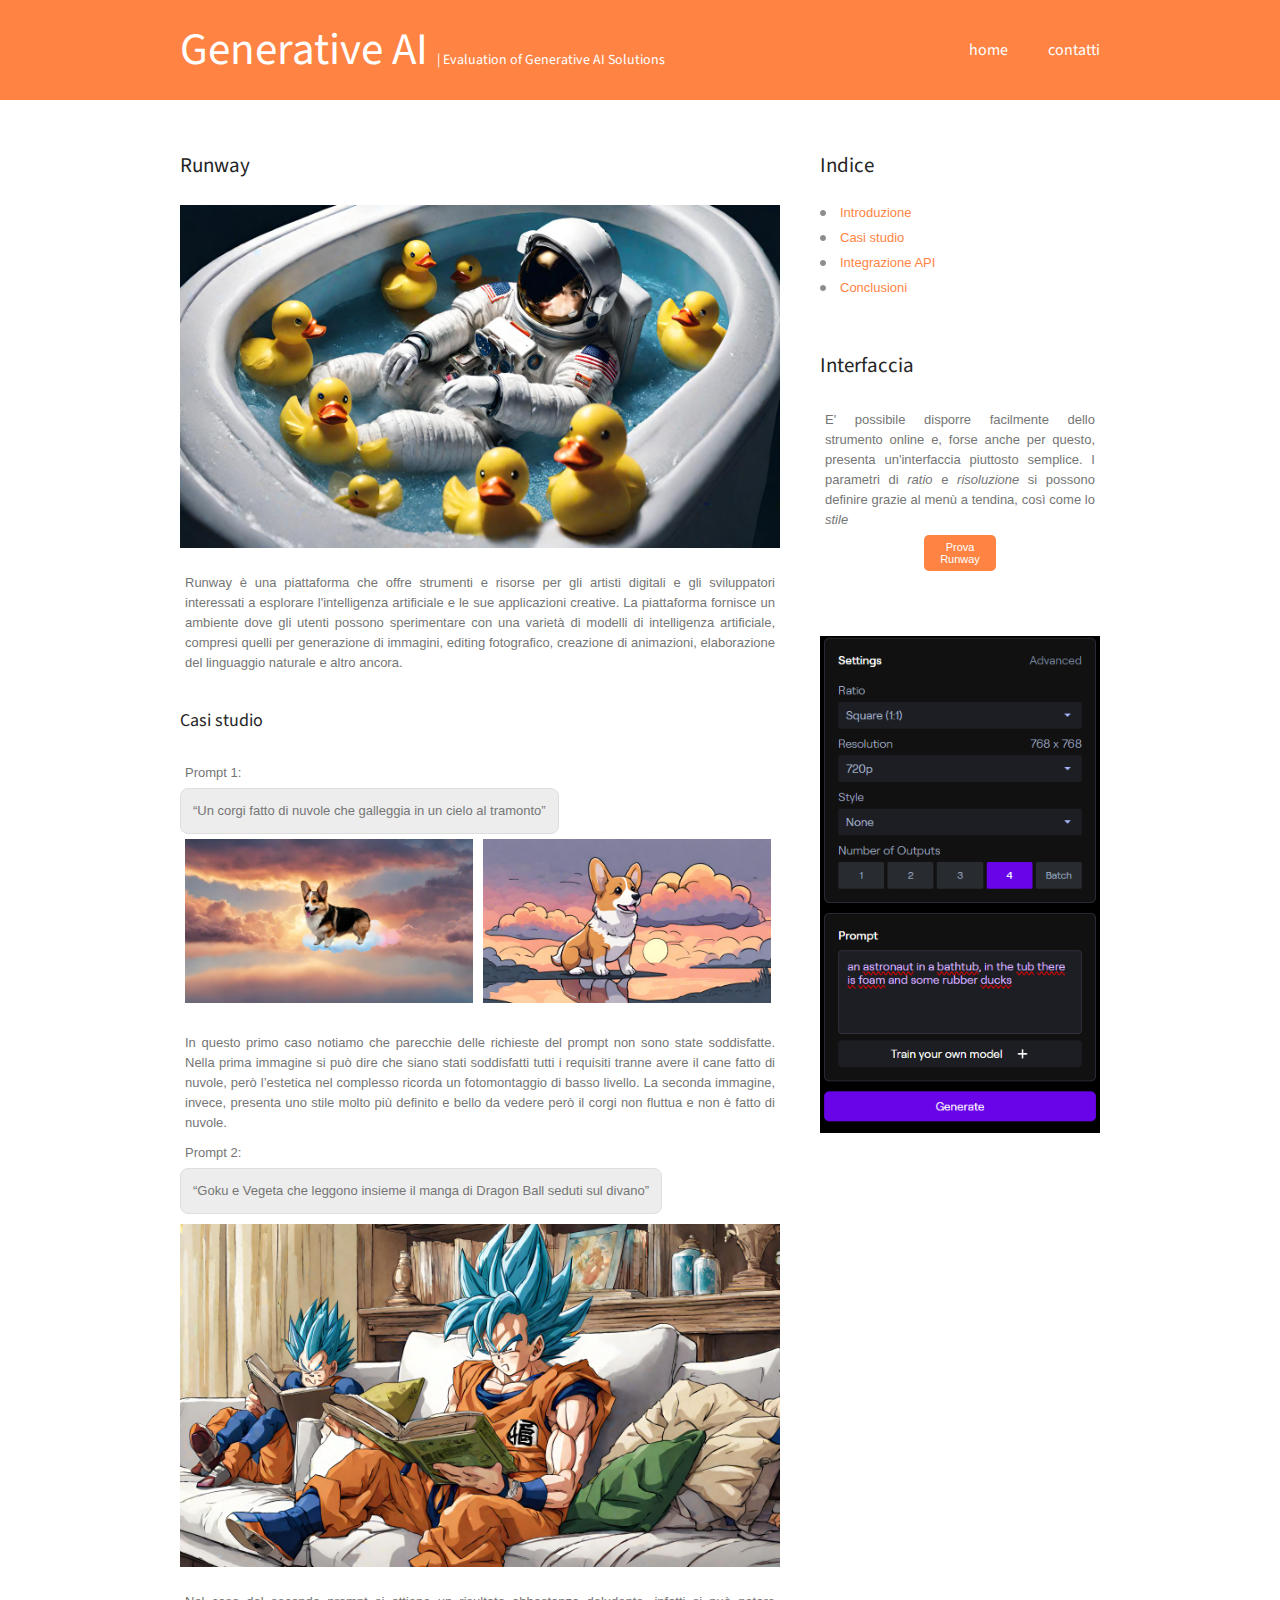
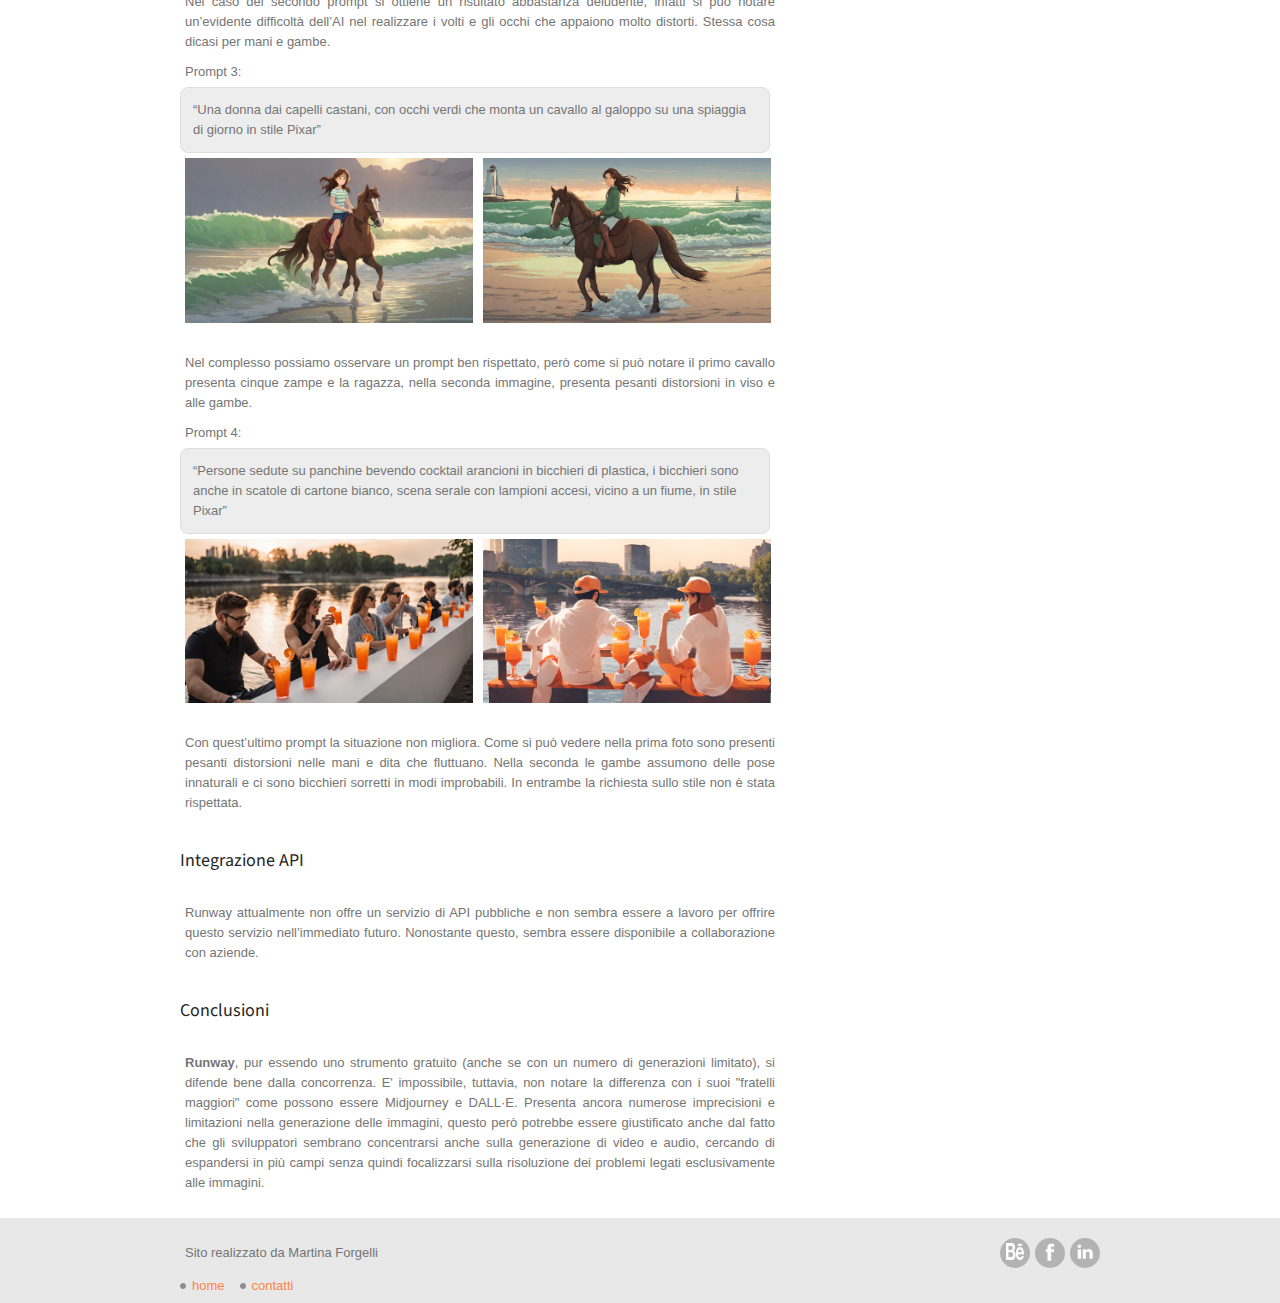
<file: runway.html>
<!DOCTYPE html PUBLIC "-//W3C//DTD XHTML 1.0 Transitional//EN" "http://www.w3.org/TR/xhtml1/DTD/xhtml1-transitional.dtd">
<html xmlns="http://www.w3.org/1999/xhtml">
<head>
<title>Runway</title>
<meta http-equiv="Content-Type" content="text/html; charset=utf-8" />
<meta name="viewport" content="width=device-width, initial-scale=1, maximum-scale=1" />
<link rel="stylesheet" type="text/css" media="all" href="css/style.css" />
<link href='http://fonts.googleapis.com/css?family=Source+Sans+Pro' rel='stylesheet' type='text/css' />
</head>
<body>
<div id="header">
  <div class="header_content">
    <div class="logo"><a href="index.html">Generative AI</a> <span>| Evaluation of Generative AI Solutions</span></div>
    <div class="menu">
      <ul>
        <li><a href="index.html">home</a></li>
        <li><a href="mailto:martinaforgelli99@gmail.com">contatti</a></li>
      </ul>
    </div>
  </div>
</div>
<!-- End of Header-->
<div id="wrap">
  <div class="main_content">
    <div class="section_two_three entry">
      <h2>Runway</h2>
      <img src="images/runway/astronauta1.jpg" alt="" class="entry_image" id="introduzione"/>
      <p> Runway è una piattaforma che offre strumenti e risorse per gli artisti digitali e gli sviluppatori interessati a esplorare l'intelligenza artificiale e 
          le sue applicazioni creative. La piattaforma fornisce un ambiente dove gli utenti possono sperimentare con una varietà di modelli di intelligenza artificiale, 
          compresi quelli per generazione di immagini, editing fotografico, creazione di animazioni, elaborazione del linguaggio naturale e altro ancora.
    </p>
      <div class="row">
        <h3 id="esempi">Casi studio</h3>
        <div class="row">
          <p id="1">Prompt 1:</p>
          <blockquote>“Un corgi fatto di nuvole che galleggia in un cielo al tramonto”</blockquote>
        </div>
        <div class="column">
          <img src="images/runway/corgi2_runway.jpg" alt="" class="entry_image">
        </div>
        <div class="column">
          <img src="images/runway/corgi_runway.jpg" alt="" class="entry_image">
        </div>
      </div>
      <div class="row">
        <p> In questo primo caso notiamo che parecchie delle richieste del prompt non sono state soddisfatte. Nella prima immagine si può dire che siano stati soddisfatti 
          tutti i requisiti tranne avere il cane fatto di nuvole, però l’estetica nel complesso ricorda un fotomontaggio di basso livello. La seconda immagine, invece, presenta 
          uno stile molto più definito e bello da vedere però il corgi non fluttua e non è fatto di nuvole. 
        </p>
      </div>

      <div class="row">
        <div class="row">
          <p id="2">Prompt 2:</p>
          <blockquote>“Goku e Vegeta che leggono insieme il manga di Dragon Ball seduti sul divano”</blockquote>
        </div>
        <div class="row">
            <p> </p>
          <img src="images/runway/goku_e_vegeta_runway.jpg" alt="" class="entry_image">
        </div>
      </div>
      <div class="row">
          <p>
            Nel caso del secondo prompt si ottiene un risultato abbastanza deludente, infatti si può notare 
            un’evidente difficoltà dell’AI nel realizzare i volti e gli occhi che appaiono molto distorti. 
            Stessa cosa dicasi per mani e gambe. 
          </p>
        </div>

        <div class="row">
          <div class="row">
            <p id="3">Prompt 3:</p>
            <blockquote>“Una donna dai capelli castani, con occhi verdi che monta un cavallo al galoppo su una spiaggia di giorno in stile Pixar”</blockquote>
          </div>
          <div class="column">
            <img src="images/runway/a girl with brown ha.jpg" alt="" class="entry_image">
          </div>
          <div class="column">
            <img src="images/runway/a girl with brown ha (1).jpg" alt="" class="entry_image">
          </div>
        </div>
          <div class="row">
            <p>Nel complesso possiamo osservare un prompt ben rispettato, però come si può notare il primo cavallo 
              presenta cinque zampe e la ragazza, nella seconda immagine, presenta pesanti distorsioni in viso e alle gambe.</p>
          </div>
          <div class="row">
            <div class="row">
              <p id="4">Prompt 4:</p>
              <blockquote>“Persone sedute su panchine bevendo cocktail arancioni in bicchieri di plastica, i bicchieri sono anche in scatole di cartone bianco, scena serale con lampioni accesi, vicino a un fiume, in stile Pixar”</blockquote>
            </div>
            <div class="column">
              <img src="images/runway/people sitting on a.jpg" alt="" class="entry_image">
            </div>
            <div class="column">
              <img src="images/runway/people sitting on a (1).jpg" alt="" class="entry_image">
            </div>
          </div>
            <div class="row">
              <p>
                Con quest’ultimo prompt la situazione non migliora. Come si può vedere nella prima foto sono presenti pesanti distorsioni nelle mani e dita che fluttuano. 
                Nella seconda le gambe assumono delle pose innaturali e ci sono bicchieri sorretti in modi improbabili. In entrambe la richiesta sullo stile non è stata rispettata. 
              </p>
            </div>

            <div class="row">
              <div class="row">
                <h3 id="api">Integrazione API</h3>
                <p>Runway attualmente non offre un servizio di API pubbliche e non sembra essere a lavoro per offrire questo servizio nell’immediato futuro. 
                  Nonostante questo, sembra essere disponibile a collaborazione con aziende.                    
                </p>
              </div>
            </div>

            <div class="row">
              <div class="row">
                <h3 id="conclusioni">Conclusioni</h3>
                <p>
                  <strong>Runway</strong>, pur essendo uno strumento gratuito (anche se con un numero di generazioni limitato), si difende bene dalla concorrenza. E' impossibile, tuttavia, non notare la differenza con i suoi 
                  "fratelli maggiori" come possono essere Midjourney e DALL·E. Presenta ancora numerose imprecisioni e limitazioni nella generazione delle immagini, questo però potrebbe essere giustificato anche dal fatto che
                  gli sviluppatori sembrano concentrarsi anche sulla generazione di video e audio, cercando di espandersi in più campi senza quindi focalizzarsi sulla risoluzione dei problemi legati esclusivamente alle immagini.
                </p>
              </div>
            </div>   
      </div>



      <div class="section_one_three sidebar">
        <h2>Indice</h2>
        <ul>
          <li><a href="#introduzione">Introduzione</a></li>
          <li><a href="#esempi">Casi studio</a></li>
          <li><a href="#api">Integrazione API</a></li>
          <li><a href="#conclusioni">Conclusioni</a></li>
        </ul>

        <h2>Interfaccia</h2>
        <p>E' possibile disporre facilmente dello strumento online e, forse anche per questo, presenta un'interfaccia piuttosto semplice.
          I parametri di <i>ratio</i> e <i>risoluzione</i> si possono definire grazie al menù a tendina, così come lo <i>stile</i>
        </p>
        <a href="https://app.runwayml.com/video-tools/teams/martinaforgelli99/dashboard?tab=image-generate" class="more">Prova Runway</a>
        <div class="clear"></div>
        <h2> </h2>
        <img src="images/interfacce/runway.png" alt="" border="0" class="entry_image" />
      </div>
    </div>
    
  </div>
</div>
<div class="clear"></div>
<div class="footer">
  <div class="footer_content">
    <div class="footer_left">
      <p>Sito realizzato da Martina Forgelli</p>
      <ul class="footer_menu">
        <li><a href="index.html">home</a></li>
        <li><a href="mailto:martinaforgelli99@gmail.com">contatti</a></li>
      </ul>
    </div>
    <div class="footer_right">
      <ul class="social_icons">
        <li><a href="https://www.behance.net/martinaforgelli1"><img src="images/behance.png" alt="" width="13" height="17"/></a></li>
        <li><a href="https://www.facebook.com/martina.forgelli1"><img src="images/icon_facebook.png" alt="" /></a></li>
        <li><a href="https://www.linkedin.com/in/martina-forgelli-3592b0295?utm_source=share&utm_campaign=share_via&utm_content=profile&utm_medium=ios_app"><img src="images/—Pngtree—white linkedin icon png_3562068.png" alt=""/></a></li>
      </ul>
    </div>
    <div class="clear"></div>
  </div>
</div>
</body>
</html>
</file>
<file: css/style.css>
/* General */
body{font-family:Arial, Helvetica, sans-serif;padding:0;font-size:13px;margin:0 auto;color:#757575;background-color:#FFFFFF;}
.clear{clear:both;}
p{padding: 5px;margin:0px;text-align: justify;line-height:20px;}

a{color:#ff8444; text-decoration:none;}
a img{border:none;}
a:hover{ text-decoration:none;}
a.more{border-radius:5px;-moz-border-radius:5px;-webkit-border-radius:5px;-khtml-border-radius:5px;background-color:#ff8444; color:#fff; font-size:11px; padding:6px 6px; margin:auto; width:60px; display:block; text-align:center;}


h1{font-weight: normal;color: #252525;font-size:26px;margin:0;padding:0 0 25px 0;}
h2{font-weight: normal;color: #252525;font-size:21px;margin:0;padding:0 0 25px 0;}
h3{font-weight: normal;color: #252525;font-size:18px;margin:0;padding:0 0 25px 0;}
h4{font-weight: normal;color: #252525;font-size:16px;margin:0;padding:0 0 25px 0;}
h5{font-weight: normal;color: #252525;font-size:14px;margin:0;padding:0 0 25px 0;}
h6{font-weight: normal;color: #de4077;font-size:12px;margin:0;padding:0 0 25px 0;}

h1, h2, h3, h4{font-family: 'Source Sans Pro', sans-serif;}

/* Top */
#wrap{margin:auto;width:1000px;padding:0 0 40px 0;}
.main_content{ clear:both;}
#header{width:100%; height:100px; background-color:#ff8444;}
.header_content{ width:1000px; margin:auto; line-height:100px;}
.logo{float:left;margin:0 0 0 40px; padding:0px;font-family: 'Source Sans Pro', sans-serif; font-size:45px; color:#505050;}
.logo a{color:#fff;}
.logo span{ font-size:14px; color:#FFFFFF;}

.top_slogan{ text-align:center;font-family: 'Source Sans Pro', sans-serif; color:#CCCCCC; font-size:30px; padding:30px 130px; font-style:italic; line-height:40px;}

/* Menu */
.menu{float:right; padding:0 20px 0 0;}
.menu ul {list-style:none; margin:0; padding:0px;}
.menu ul * {margin:0; padding:0;}
.menu ul li {float:left; padding:0 20px 0 20px; height:35px;}
.menu ul li a{font-family: 'Source Sans Pro', sans-serif;color:#fff; font-size:16px;}
.menu ul li.selected a{color:#000;}
.menu ul li a:hover{color:#000;}

/* Slider */
.container {
  padding: 0rem;
}
.slider-wrapped {
  position: relative;
  max-width: 48rem;
  margin: 0 auto;
}
.slider {
  display: flex;
  aspect-ratio: 16/9;
  overflow-x:hidden;
  scroll-snap-type: x mandatory;
  scroll-behavior: smooth;
  box-shadow: 0 1.5rem 3rem -0.75rem hsla(0, 0%, 0%, 0.25);
  border-radius: 0.5rem;
}
.slider img {
  flex: 1 0 100%;
  scroll-snap-align: start;
  object-fit: cover;
}
.slider-nav {
  display:flex;
  column-gap: 1rem;
  position: absolute;
  bottom: 1.25rem;
  left: 50%;
  transform: translateX(-50%);
  z-index: 1;
}
.slider-nav a {
  width: 0.5rem;
  height: 0.5rem;
  border-radius: 50%;
  background-color: #fff;
  opacity: 0.75;
  transition: opacity ease 250ms;
}
.slider-nav a:hover {
  opacity: 1;
}

/* STRUCTURE */
.section_full {padding:40px 40px 0 40px; float:left;}
.section_one_two{ width:440px; float:left; padding:40px 0 0 40px;}
.section_one_three{ width:280px; float:left; padding:40px 0 0 40px;}
.section_one_four{ width:200px; float:left; padding:40px 0 0 40px;}
.section_two_three{ width:600px; float:left; padding:40px 0 0 40px;}
.main_content img {max-width: 100%; display: block;}
.row::after {
    content: "";
    clear: both;
    display: table;
  }
  .column {
    float: left;
    width: 48%;
    padding: 5px;
  }

.roundimg{width:190px;height:160px;display:block;border-radius:90px;-moz-border-radius:90px;-webkit-border-radius:90px;-khtml-border-radius:90px;margin:auto;background-color:#e8e8e8;text-align:center; padding:30px 0 0 0;}
.roundimg img{ margin:auto; display:block;}
h2.centered_title{ text-align:center;}
p.centered_text{ padding:10px 20px;}


.entry{ padding-bottom:20px;}
.entry h3, .entry h4{ padding-top:30px;}
.entry ul{ padding:0; margin:0px; list-style:none; display:block;}
.entry ul li{background:url(../images/bullet.png) no-repeat left;  margin:0 0 10px 0; padding:0 0 0 20px; display:block;}
img.entry_image{ padding-bottom:20px;}


.entry ol{ padding:0; margin:0px; list-style:none; display:block;}
.entry ol li{ padding:0 0 10px 0; margin:0px; display:block;}

blockquote{background-color:#ededed; border:1px #dedede solid;float:left;-moz-border-radius:8px; -webkit-border-radius:8px;-khtml-border-radius:8px;border-radius:8px; padding:12px; margin:0px 10px 0 0; line-height:20px}


/* Sidebar */
.sidebar h2{ clear:both;}
.sidebar ul{ padding:0 0 45px 0; margin:0px; list-style:none; display:block;clear:both; float:left;}
.sidebar ul li{ padding:0 0 10px 0; margin:0px; display:block;}
.sidebar ul li a{ background:url(../images/bullet.png) no-repeat left; display:block; padding:0 0 0 20px;}
.sidebar ul li a:hover{ color:#000000;}
.sidebar .clear{ padding-bottom:40px;}

/* Footer */
.footer{ padding:20px 0 10px 0; margin:px 0 0 0; clear:both; width:100%; background-color:#e8e8e8;}
.footer_content{margin:auto;width:1000px;}
.footer_left{ float:left; padding:0 0 0 40px;}
.footer_right{ float:right; padding:0 40px 0 0;}
ul.social_icons { margin:0px; padding:0px; list-style:none;}
ul.social_icons li{ float:left;}
ul.social_icons li a{width:30px;height:30px;display:block;border-radius:15px;-moz-border-radius:15px;-webkit-border-radius:15px;-khtml-border-radius:15px;float:left;margin:0px 0 0px 5px;background-color:#b3b3b3;text-align:center;}
ul.social_icons li a#top{width:30px;height:30px;display:block;border-radius:15px;-moz-border-radius:15px;-webkit-border-radius:15px;-khtml-border-radius:15px;float:left;margin:0px 0 0px 5px;background-color:#ff8444;text-align:center;}
ul.social_icons li a:hover{ background-color:#9e9e9e;}
ul.social_icons li a img{ width:60%; display:block; margin:5px auto;}

ul.footer_menu{ padding:10px 0 0 0; margin:0px; list-style:none;}
ul.footer_menu li{ float:left; padding:0 15px 0 0;}
ul.footer_menu li a{ background:url(../images/bullet.png) no-repeat left; padding:0 0 0 12px;} 

/* Media Queries */

@media screen and (max-width: 1000px) {
#wrap{margin:0 auto;width:100%;}
#header{width:100%; height:auto; float:left; background-color:#ff8444; padding-bottom:40px;}
.header_content{ width:100%; float:left; margin:auto; line-height:100px;}
.logo{margin:0 0 0 30px;}
.logo span{ display:none;}
.section_one_three, .section_two_three, .section_one_two, .section_one_four{ width:92%; float:left; padding:5% 0 0 4%;}
.slider{ width:100%; margin:auto; clear:both;}
.menu{float:left; clear:both; padding:0px 0 0px 0; width:100%;}
.menu ul {list-style:none; margin:0; padding:0 20px 0 20px;}
.menu ul  * {margin:0; padding:0;}
.menu ul  li {width:100%; float:left; padding:0px;height:auto; border-bottom:1px #efefef solid;height:35px; line-height:35px;}
.menu ul  li a{color:#fff; font-size:20px; padding:0 0 0 10px; display:block; cursor:pointer;}
.menu ul  li a:hover{color:#000;}

.top_slogan{ text-align:center;font-family: 'Source Sans Pro', sans-serif; color:#CCCCCC; font-size:18px; padding:20px; font-style:italic; line-height:22px; clear:both;}

.footer_content{margin:auto;width:100%;}
.footer_left{ float:left; padding:0 0 0 10px;}
.footer_right{ float:right; padding:0 10px 0 0;}
}
</file>
